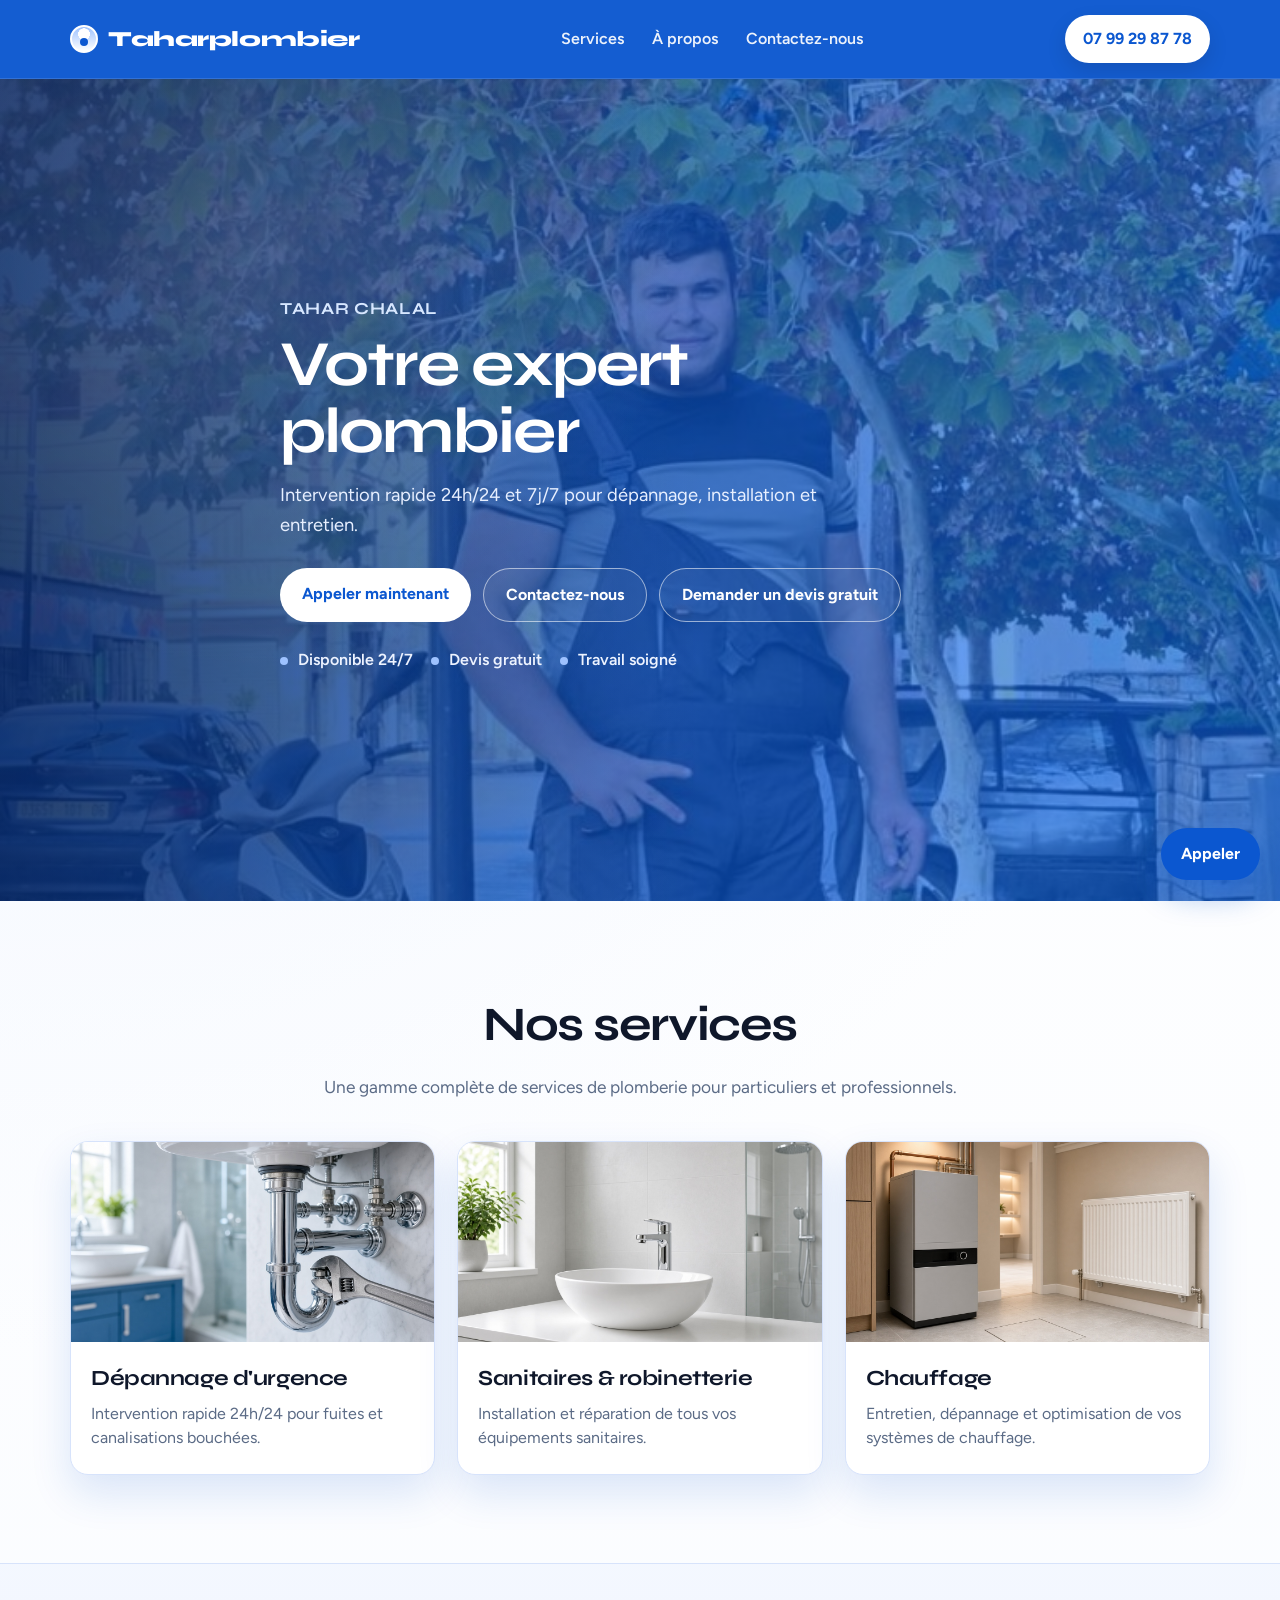
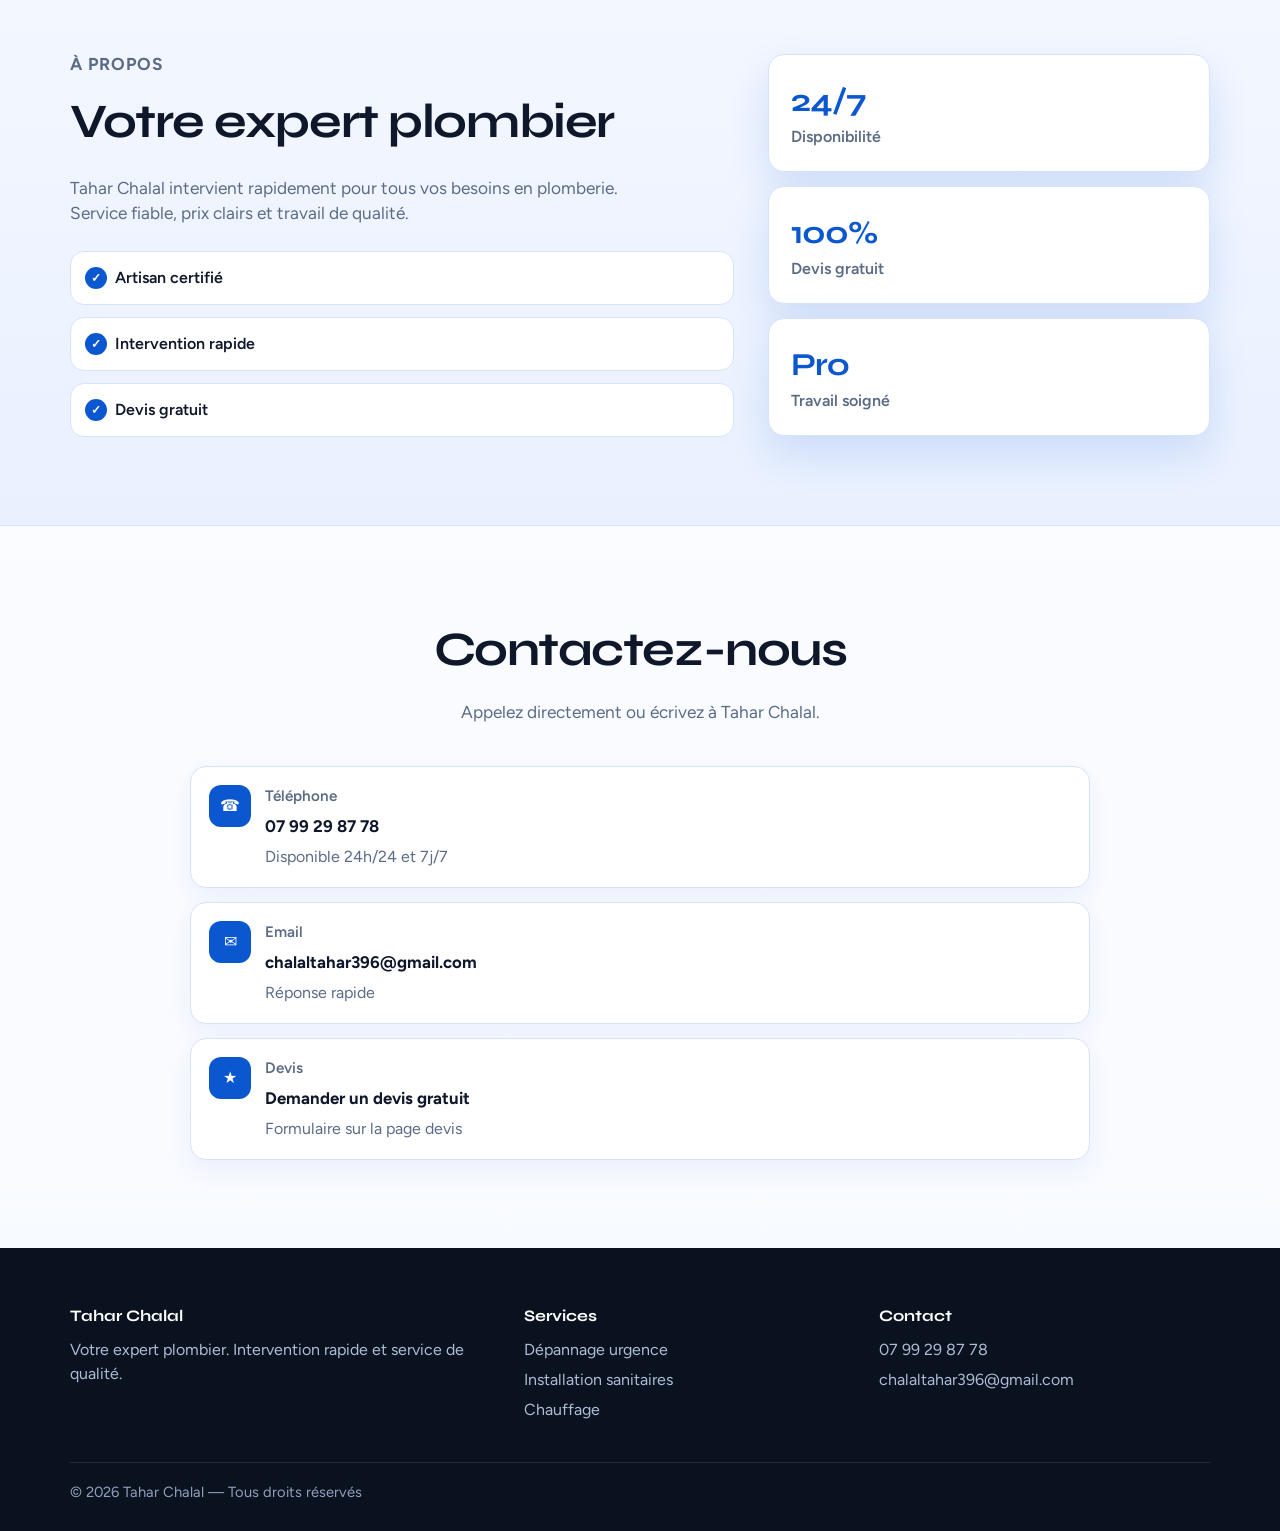
<file: index.html>
<!doctype html>
<html lang="fr">
  <head>
    <meta charset="UTF-8" />
    <meta name="viewport" content="width=device-width, initial-scale=1.0" />
    <title>Tahar Chalal — Plombier</title>
    <link rel="preconnect" href="https://fonts.googleapis.com" />
    <link rel="preconnect" href="https://fonts.gstatic.com" crossorigin />
    <link
      href="https://fonts.googleapis.com/css2?family=Figtree:wght@400;500;600;700&family=Syne:wght@700;800&display=swap"
      rel="stylesheet"
    />
    <link rel="stylesheet" href="styles.css" />
  </head>
  <body>
    <header class="topbar">
      <div class="container nav">
        <a href="index.html" class="logo">
          <span class="logo-mark" aria-hidden="true"></span>
          Taharplombier
        </a>
        <nav>
          <a href="#services">Services</a>
          <a href="#apropos">À propos</a>
          <a href="#contact">Contactez-nous</a>
        </nav>
        <a class="phone-btn" href="tel:0799298778">07 99 29 87 78</a>
      </div>
    </header>

    <section class="hero">
      <div class="hero-bg" aria-hidden="true"></div>
      <div class="container hero-content">
        <div class="hero-text">
          <p class="brand-line">Tahar chalal</p>
          <h1>Votre expert plombier</h1>
          <p class="hero-lead">
            Intervention rapide 24h/24 et 7j/7 pour dépannage, installation et
            entretien.
          </p>
          <div class="hero-actions">
            <a href="tel:0799298778" class="btn primary">Appeler maintenant</a>
            <a href="#contact" class="btn secondary">Contactez-nous</a>
            <a href="./contact.html" class="btn secondary">Demander un devis gratuit</a>
          </div>
          <ul class="hero-points">
            <li>Disponible 24/7</li>
            <li>Devis gratuit</li>
            <li>Travail soigné</li>
          </ul>
        </div>
      </div>
    </section>

    <section id="services" class="section container">
      <div class="section-head">
        <h2>Nos services</h2>
        <p class="section-subtitle">
          Une gamme complète de services de plomberie pour particuliers et
          professionnels.
        </p>
      </div>
      <div class="cards">
        <article class="card">
          <img
            src="images/service-urgence.jpg"
            alt="Dépannage plomberie urgence"
            class="card-image"
          />
          <div class="card-body">
            <h3>Dépannage d'urgence</h3>
            <p>
              Intervention rapide 24h/24 pour fuites et canalisations bouchées.
            </p>
          </div>
        </article>
        <article class="card">
          <img
            src="images/service-sanitaires.jpg"
            alt="Sanitaires et salle de bain"
            class="card-image"
          />
          <div class="card-body">
            <h3>Sanitaires & robinetterie</h3>
            <p>
              Installation et réparation de tous vos équipements sanitaires.
            </p>
          </div>
        </article>
        <article class="card">
          <img
            src="images/service-chauffage.jpg"
            alt="Chauffage et chaudière"
            class="card-image"
          />
          <div class="card-body">
            <h3>Chauffage</h3>
            <p>
              Entretien, dépannage et optimisation de vos systèmes de chauffage.
            </p>
          </div>
        </article>
      </div>
    </section>

    <section id="apropos" class="section about-section">
      <div class="container about">
        <div class="about-copy">
          <p class="eyebrow">À propos</p>
          <h2>Votre expert plombier</h2>
          <p>
            Tahar Chalal intervient rapidement pour tous vos besoins en
            plomberie. Service fiable, prix clairs et travail de qualité.
          </p>
          <ul class="checks">
            <li>Artisan certifié</li>
            <li>Intervention rapide</li>
            <li>Devis gratuit</li>
          </ul>
        </div>
        <div class="about-stats">
          <div class="stat">
            <strong>24/7</strong>
            <span>Disponibilité</span>
          </div>
          <div class="stat">
            <strong>100%</strong>
            <span>Devis gratuit</span>
          </div>
          <div class="stat">
            <strong>Pro</strong>
            <span>Travail soigné</span>
          </div>
        </div>
      </div>
    </section>

    <section id="contact" class="section container">
      <div class="section-head">
        <h2>Contactez-nous</h2>
        <p class="section-subtitle">
          Appelez directement ou écrivez à Tahar Chalal.
        </p>
      </div>
      <div class="contact-cards home-contact">
        <div class="info-box">
          <span class="info-icon" aria-hidden="true">☎</span>
          <div>
            <h3>Téléphone</h3>
            <a href="tel:0799298778">07 99 29 87 78</a>
            <p>Disponible 24h/24 et 7j/7</p>
          </div>
        </div>
        <div class="info-box">
          <span class="info-icon" aria-hidden="true">✉</span>
          <div>
            <h3>Email</h3>
            <a href="mailto:chalaltahar396@gmail.com">chalaltahar396@gmail.com</a>
            <p>Réponse rapide</p>
          </div>
        </div>
        <div class="info-box">
          <span class="info-icon" aria-hidden="true">★</span>
          <div>
            <h3>Devis</h3>
            <a href="./contact.html" class="info-strong">Demander un devis gratuit</a>
            <p>Formulaire sur la page devis</p>
          </div>
        </div>
      </div>
    </section>

    <footer class="footer">
      <div class="container footer-grid">
        <div>
          <h4>Tahar Chalal</h4>
          <p>
            Votre expert plombier. Intervention rapide et service de qualité.
          </p>
        </div>
        <div>
          <h4>Services</h4>
          <p>Dépannage urgence</p>
          <p>Installation sanitaires</p>
          <p>Chauffage</p>
        </div>
        <div>
          <h4>Contact</h4>
          <p>07 99 29 87 78</p>
          <p>chalaltahar396@gmail.com</p>
        </div>
      </div>
      <div class="container footer-bottom">
        <p>© 2026 Tahar Chalal — Tous droits réservés</p>
      </div>
    </footer>

    <a class="floating-call" href="tel:0799298778" aria-label="Appeler">
      <span>Appeler</span>
    </a>

    <script>
      if ("scrollRestoration" in history) {
        history.scrollRestoration = "manual";
      }

      window.addEventListener("load", function () {
        var nav = performance.getEntriesByType("navigation")[0];
        if (nav && nav.type === "reload") {
          history.replaceState(null, "", window.location.pathname);
          window.scrollTo(0, 0);
        }
      });
    </script>
  </body>
</html>
</file>
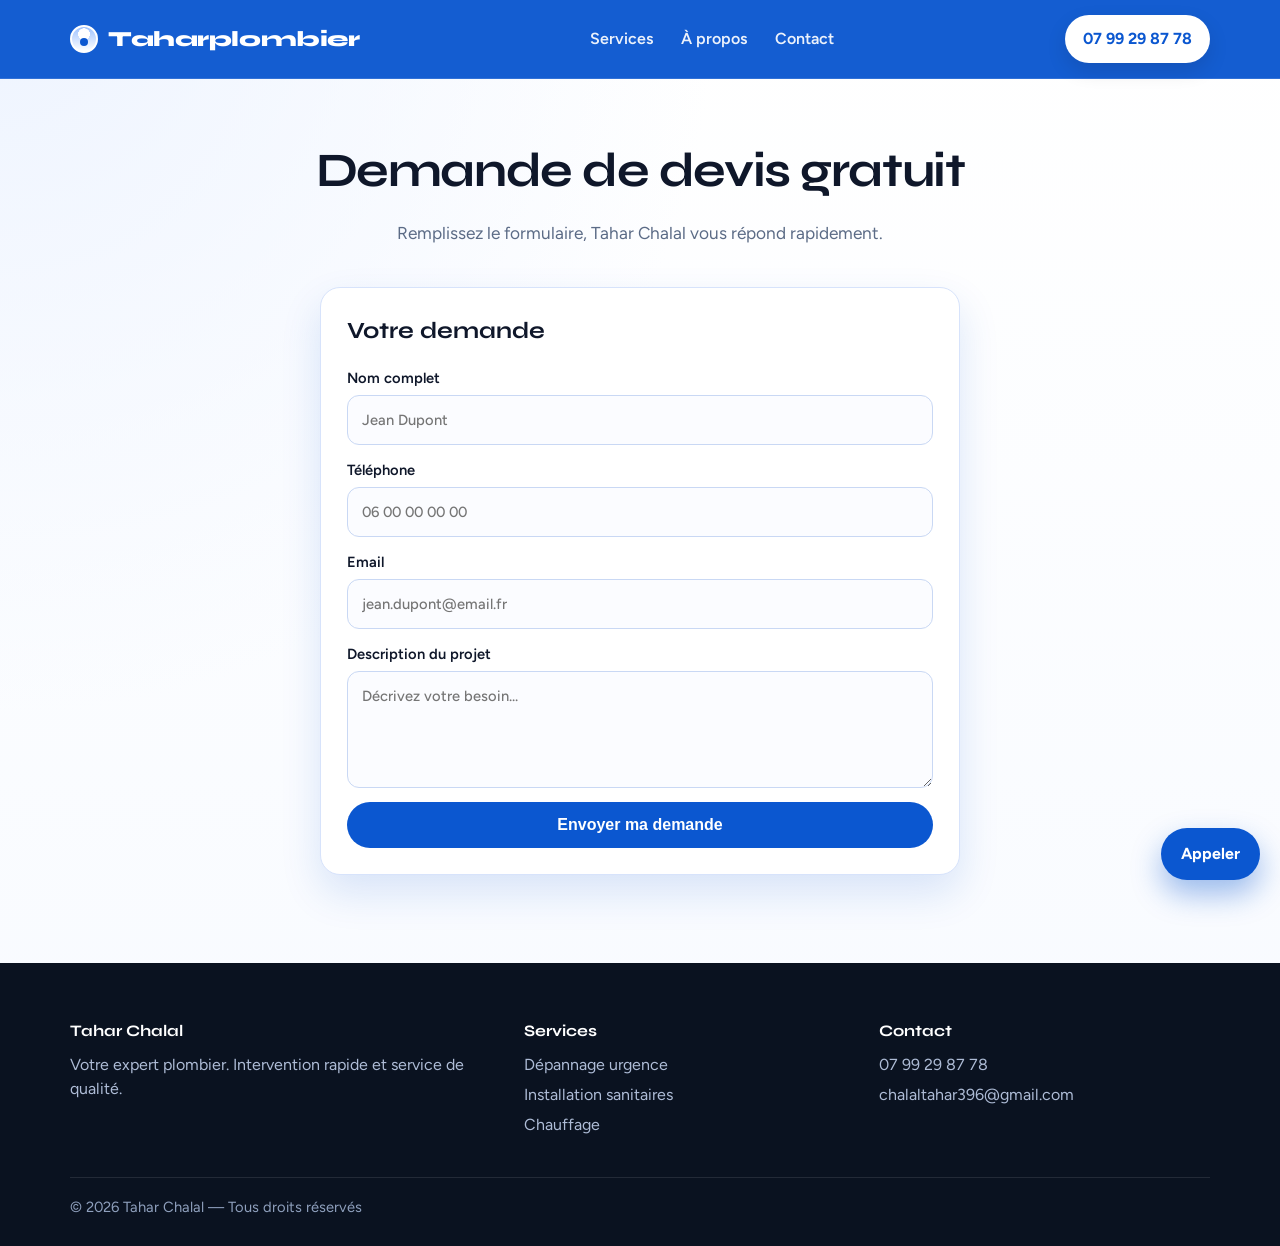
<file: contact.html>
<!doctype html>
<html lang="fr">
  <head>
    <meta charset="UTF-8" />
    <meta name="viewport" content="width=device-width, initial-scale=1.0" />
    <title>Devis gratuit — Tahar Chalal</title>
    <link rel="preconnect" href="https://fonts.googleapis.com" />
    <link rel="preconnect" href="https://fonts.gstatic.com" crossorigin />
    <link
      href="https://fonts.googleapis.com/css2?family=Figtree:wght@400;500;600;700&family=Syne:wght@700;800&display=swap"
      rel="stylesheet"
    />
    <link rel="stylesheet" href="styles.css" />
  </head>
  <body>
    <header class="topbar">
      <div class="container nav">
        <a href="index.html" class="logo">
          <span class="logo-mark" aria-hidden="true"></span>
          Taharplombier
        </a>
        <nav>
          <a href="index.html#services">Services</a>
          <a href="index.html#apropos">À propos</a>
          <a href="index.html#contact">Contact</a>
        </nav>
        <a class="phone-btn" href="tel:0799298778">07 99 29 87 78</a>
      </div>
    </header>

    <section class="section container contact-page">
      <div class="section-head">
        <h2>Demande de devis gratuit</h2>
        <p class="section-subtitle">
          Remplissez le formulaire, Tahar Chalal vous répond rapidement.
        </p>
      </div>

      <form
        class="quote-form devis-only"
        action="https://formsubmit.co/chalaltahar396@gmail.com"
        method="POST"
      >
        <h3>Votre demande</h3>
        <input
          type="hidden"
          name="_subject"
          value="Nouvelle demande de devis - Tahar Chalal"
        />
        <input type="hidden" name="_captcha" value="false" />
        <input type="hidden" name="_template" value="table" />
        <input type="hidden" name="_next" value="https://ouachour-meriem.github.io/projet-plombier/merci.html" />
        <label>
          Nom complet
          <input type="text" name="nom" placeholder="Jean Dupont" required />
        </label>
        <label>
          Téléphone
          <input
            type="tel"
            name="telephone"
            placeholder="06 00 00 00 00"
            required
          />
        </label>
        <label>
          Email
          <input
            type="email"
            name="email"
            placeholder="jean.dupont@email.fr"
            required
          />
        </label>
        <label>
          Description du projet
          <textarea
            name="message"
            rows="4"
            placeholder="Décrivez votre besoin..."
            required
          ></textarea>
        </label>
        <button type="submit">Envoyer ma demande</button>
      </form>
    </section>

    <footer class="footer">
      <div class="container footer-grid">
        <div>
          <h4>Tahar Chalal</h4>
          <p>
            Votre expert plombier. Intervention rapide et service de qualité.
          </p>
        </div>
        <div>
          <h4>Services</h4>
          <p>Dépannage urgence</p>
          <p>Installation sanitaires</p>
          <p>Chauffage</p>
        </div>
        <div>
          <h4>Contact</h4>
          <p>07 99 29 87 78</p>
          <p>chalaltahar396@gmail.com</p>
        </div>
      </div>
      <div class="container footer-bottom">
        <p>© 2026 Tahar Chalal — Tous droits réservés</p>
      </div>
    </footer>

    <a class="floating-call" href="tel:0799298778" aria-label="Appeler">
      <span>Appeler</span>
    </a>
  </body>
</html>
</file>
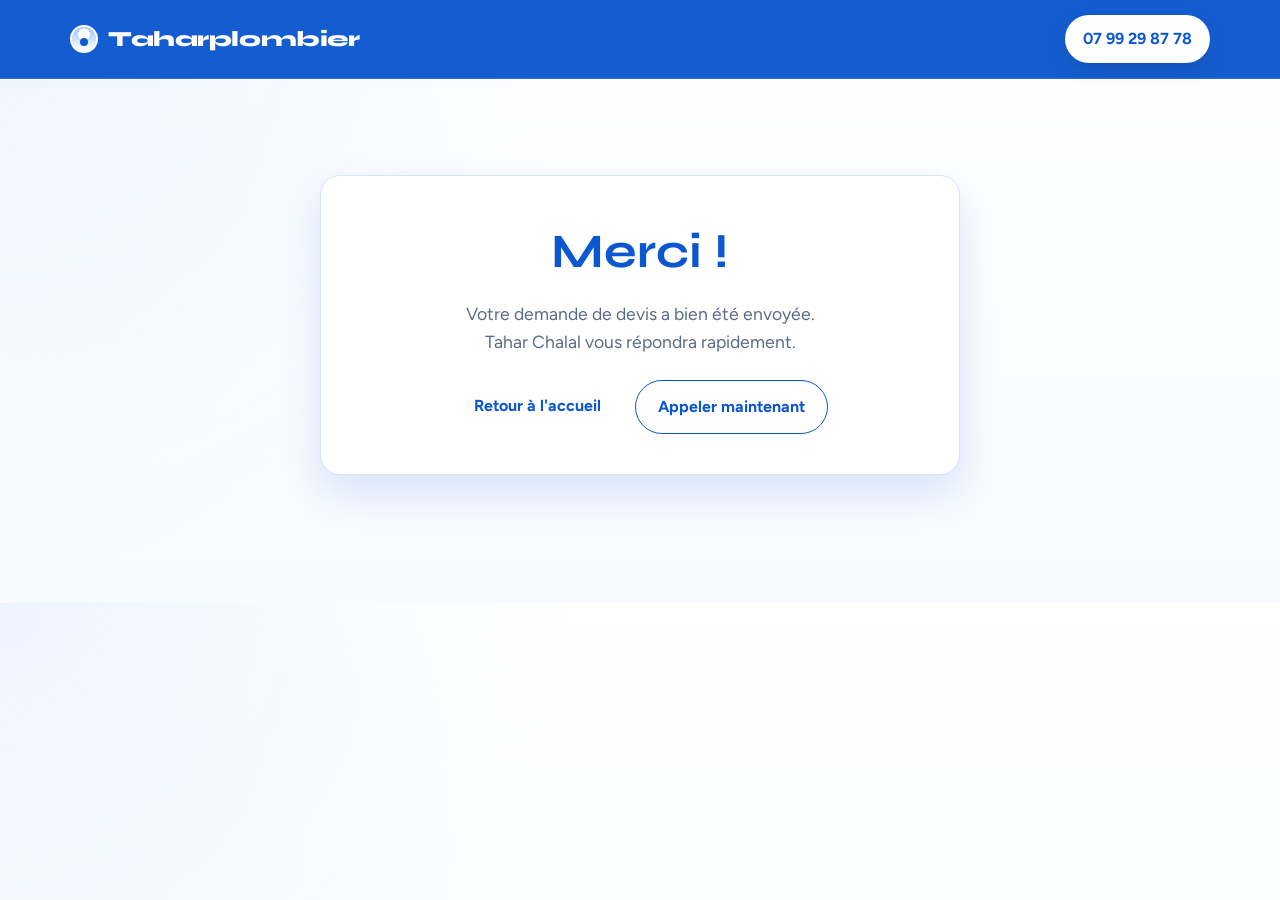
<file: merci.html>
<!doctype html>
<html lang="fr">
  <head>
    <meta charset="UTF-8" />
    <meta name="viewport" content="width=device-width, initial-scale=1.0" />
    <title>Demande envoyée — Tahar Chalal</title>
    <link rel="preconnect" href="https://fonts.googleapis.com" />
    <link rel="preconnect" href="https://fonts.gstatic.com" crossorigin />
    <link
      href="https://fonts.googleapis.com/css2?family=Figtree:wght@400;500;600;700&family=Syne:wght@700;800&display=swap"
      rel="stylesheet"
    />
    <link rel="stylesheet" href="styles.css" />
  </head>
  <body>
    <header class="topbar">
      <div class="container nav">
        <a href="index.html" class="logo">
          <span class="logo-mark" aria-hidden="true"></span>
          Taharplombier
        </a>
        <a class="phone-btn" href="tel:0799298778">07 99 29 87 78</a>
      </div>
    </header>

    <section class="section container contact-page">
      <div class="merci-box">
        <h1>Merci !</h1>
        <p>
          Votre demande de devis a bien été envoyée.<br />
          Tahar Chalal vous répondra rapidement.
        </p>
        <div class="hero-actions" style="justify-content: center; margin-top: 24px">
          <a href="index.html" class="btn primary cta-btn">Retour à l'accueil</a>
          <a href="tel:0799298778" class="btn secondary" style="color: var(--primary); border-color: var(--primary)">
            Appeler maintenant
          </a>
        </div>
      </div>
    </section>
  </body>
</html>
</file>
<file: styles.css>
:root {
  --primary: #0b57d0;
  --primary-dark: #0843a3;
  --primary-soft: #e8f0ff;
  --ink: #0f172a;
  --muted: #5b6b86;
  --line: #d7e3fb;
  --surface: #f3f7ff;
  --footer: #0a1220;
  --radius: 18px;
  --shadow: 0 18px 40px rgba(11, 87, 208, 0.14);
  --font-display: "Syne", sans-serif;
  --font-body: "Figtree", sans-serif;
}

* {
  box-sizing: border-box;
}

html {
  scroll-behavior: smooth;
  scroll-padding-top: 90px;
}

body {
  margin: 0;
  font-family: var(--font-body);
  color: var(--ink);
  background:
    radial-gradient(circle at top left, #eef4ff 0%, transparent 40%),
    linear-gradient(180deg, #ffffff 0%, #f7faff 100%);
  line-height: 1.5;
}

img {
  max-width: 100%;
  display: block;
}

a {
  color: inherit;
}

.container {
  width: min(1140px, 92%);
  margin: 0 auto;
}

.topbar {
  background: rgba(11, 87, 208, 0.96);
  backdrop-filter: blur(10px);
  position: sticky;
  top: 0;
  z-index: 30;
  border-bottom: 1px solid rgba(255, 255, 255, 0.12);
  overflow: visible;
}

.nav {
  min-height: 78px;
  display: flex;
  align-items: center;
  justify-content: space-between;
  gap: 20px;
  padding: 10px 0;
}

.logo {
  display: inline-flex;
  align-items: center;
  gap: 10px;
  color: #fff;
  text-decoration: none;
  font-family: var(--font-display);
  font-size: 1.35rem;
  font-weight: 800;
  letter-spacing: -0.02em;
  flex-shrink: 0;
}

.logo-mark {
  width: 28px;
  height: 28px;
  flex-shrink: 0;
  border-radius: 50%;
  border: 2px solid #fff;
  background:
    radial-gradient(circle at 50% 30%, #fff 0 28%, transparent 29%),
    linear-gradient(180deg, #9ec2ff 0%, #ffffff 100%);
  position: relative;
  overflow: hidden;
}

.logo-mark::after {
  content: "";
  position: absolute;
  left: 50%;
  bottom: 5px;
  width: 8px;
  height: 8px;
  border-radius: 50%;
  background: #0b57d0;
  transform: translateX(-50%);
}

nav {
  display: flex;
  align-items: center;
  gap: 28px;
}

nav a {
  color: rgba(255, 255, 255, 0.92);
  text-decoration: none;
  font-weight: 600;
  transition: opacity 0.2s ease;
}

nav a:hover {
  opacity: 0.75;
}

.phone-btn {
  background: #fff;
  color: var(--primary);
  border-radius: 999px;
  padding: 12px 18px;
  text-decoration: none;
  font-weight: 700;
  box-shadow: 0 8px 20px rgba(0, 0, 0, 0.12);
  transition: transform 0.2s ease, box-shadow 0.2s ease;
}

.phone-btn:hover {
  transform: translateY(-1px);
  box-shadow: 0 12px 24px rgba(0, 0, 0, 0.16);
}

.hero {
  position: relative;
  color: #fff;
  padding: 72px 0 84px;
  overflow: hidden;
  min-height: calc(100vh - 78px);
  display: flex;
  align-items: center;
}

.hero-bg {
  position: absolute;
  inset: 0;
  z-index: 0;
  pointer-events: none;
  background-color: #0b57d0;
  background-image:
    linear-gradient(
      115deg,
      rgba(7, 42, 110, 0.78) 0%,
      rgba(11, 87, 208, 0.68) 45%,
      rgba(14, 110, 255, 0.6) 100%
    ),
    url("images/tahar-chalal.png");
  background-repeat: no-repeat;
  /* Photo verticale : on centre le visage/buste, pas le haut des arbres */
  background-position: 50% 25%;
  background-size: cover;
}

.hero-bg::after {
  content: "";
  position: absolute;
  inset: 0;
  background:
    radial-gradient(circle at 20% 20%, rgba(255, 255, 255, 0.16), transparent 35%),
    linear-gradient(90deg, rgba(7, 32, 84, 0.55) 0%, transparent 55%);
}

.hero-content {
  position: relative;
  z-index: 2;
  width: min(1140px, 92%);
  margin: 0 auto;
  max-width: 720px;
}

.brand-line {
  margin: 0 0 10px;
  font-family: var(--font-display);
  font-size: 1.05rem;
  font-weight: 700;
  letter-spacing: 0.04em;
  text-transform: uppercase;
  color: #d7e7ff;
}

.hero h1 {
  margin: 0 0 16px;
  font-family: var(--font-display);
  font-size: clamp(2.4rem, 5vw, 4rem);
  line-height: 1.05;
  letter-spacing: -0.03em;
  max-width: 10ch;
}

.hero-lead {
  margin: 0;
  max-width: 34rem;
  font-size: 1.15rem;
  line-height: 1.6;
  color: #e7efff;
}

.hero-actions {
  display: flex;
  flex-wrap: wrap;
  gap: 12px;
  margin-top: 28px;
}

.btn {
  text-decoration: none;
  padding: 14px 22px;
  border-radius: 999px;
  font-weight: 700;
  transition: transform 0.2s ease, background 0.2s ease, color 0.2s ease;
}

.btn:hover {
  transform: translateY(-1px);
}

.btn.primary {
  background: #fff;
  color: var(--primary);
}

.btn.secondary {
  border: 1.5px solid rgba(255, 255, 255, 0.55);
  color: #fff;
  background: rgba(255, 255, 255, 0.06);
}

.btn.secondary:hover {
  background: rgba(255, 255, 255, 0.14);
}

.hero-points {
  list-style: none;
  display: flex;
  flex-wrap: wrap;
  gap: 10px 18px;
  margin: 26px 0 0;
  padding: 0;
  font-weight: 600;
  color: #edf3ff;
}

.hero-points li {
  position: relative;
  padding-left: 18px;
}

.hero-points li::before {
  content: "";
  position: absolute;
  left: 0;
  top: 0.55em;
  width: 8px;
  height: 8px;
  border-radius: 50%;
  background: #9ec2ff;
}

.hero-text {
  animation: rise 0.8s ease both;
}

.section {
  padding: 88px 0;
}

.section-head {
  text-align: center;
  max-width: 700px;
  margin: 0 auto 40px;
}

.section h2,
.about h2 {
  margin: 0;
  font-family: var(--font-display);
  font-size: clamp(2rem, 4vw, 3rem);
  letter-spacing: -0.03em;
}

.section-subtitle {
  margin: 14px 0 0;
  color: var(--muted);
  font-size: 1.08rem;
}

.cards {
  display: grid;
  grid-template-columns: repeat(3, minmax(0, 1fr));
  gap: 22px;
}

.card {
  background: #fff;
  border: 1px solid var(--line);
  border-radius: var(--radius);
  overflow: hidden;
  box-shadow: var(--shadow);
  transition: transform 0.25s ease, box-shadow 0.25s ease;
}

.card:hover {
  transform: translateY(-6px);
  box-shadow: 0 24px 48px rgba(11, 87, 208, 0.18);
}

.card-image {
  width: 100%;
  height: 200px;
  object-fit: cover;
}

.card-body {
  padding: 20px 20px 24px;
}

.card h3 {
  margin: 0 0 8px;
  font-family: var(--font-display);
  font-size: 1.35rem;
  letter-spacing: -0.02em;
}

.card p {
  margin: 0;
  color: var(--muted);
}

.about-section {
  background:
    linear-gradient(180deg, rgba(243, 247, 255, 0.9), rgba(232, 240, 255, 0.95));
  border-block: 1px solid var(--line);
}

.about {
  display: grid;
  grid-template-columns: 1.2fr 0.8fr;
  gap: 34px;
  align-items: center;
}

.eyebrow {
  margin: 0 0 8px;
  color: var(--primary);
  font-weight: 700;
  letter-spacing: 0.06em;
  text-transform: uppercase;
  font-size: 0.85rem;
}

.about-copy p {
  color: var(--muted);
  font-size: 1.08rem;
  max-width: 36rem;
}

.checks {
  list-style: none;
  margin: 24px 0 0;
  padding: 0;
  display: grid;
  gap: 12px;
}

.checks li {
  position: relative;
  padding: 14px 16px 14px 44px;
  background: #fff;
  border: 1px solid var(--line);
  border-radius: 14px;
  font-weight: 600;
}

.checks li::before {
  content: "✓";
  position: absolute;
  left: 14px;
  top: 50%;
  transform: translateY(-50%);
  width: 22px;
  height: 22px;
  border-radius: 50%;
  background: var(--primary);
  color: #fff;
  font-size: 0.75rem;
  display: grid;
  place-items: center;
}

.about-stats {
  display: grid;
  gap: 14px;
}

.stat {
  background: #fff;
  border: 1px solid var(--line);
  border-radius: 16px;
  padding: 22px;
  box-shadow: var(--shadow);
}

.stat strong {
  display: block;
  font-family: var(--font-display);
  font-size: 2rem;
  color: var(--primary);
  letter-spacing: -0.03em;
}

.stat span {
  color: var(--muted);
  font-weight: 600;
}

.contact-grid {
  display: grid;
  grid-template-columns: 0.9fr 1.1fr;
  gap: 24px;
}

.contact-cards {
  display: grid;
  gap: 14px;
}

.info-box {
  display: flex;
  gap: 14px;
  align-items: flex-start;
  border: 1px solid var(--line);
  border-radius: 16px;
  background: #fff;
  padding: 18px;
  box-shadow: 0 10px 24px rgba(11, 87, 208, 0.06);
}

.info-icon {
  width: 42px;
  height: 42px;
  border-radius: 12px;
  background: var(--primary);
  color: #fff;
  display: grid;
  place-items: center;
  flex-shrink: 0;
  font-size: 1rem;
}

.info-box h3 {
  margin: 0 0 6px;
  font-size: 0.95rem;
  color: var(--muted);
  font-weight: 600;
}

.info-box a,
.info-strong {
  color: var(--ink);
  font-weight: 700;
  text-decoration: none;
  font-size: 1.05rem;
}

.info-box p {
  margin: 6px 0 0;
  color: var(--muted);
}

.quote-form {
  border: 1px solid var(--line);
  border-radius: 20px;
  padding: 26px;
  background: #fff;
  box-shadow: var(--shadow);
}

.quote-form h3 {
  margin: 0 0 18px;
  font-family: var(--font-display);
  font-size: 1.45rem;
}

.quote-form label {
  display: grid;
  gap: 6px;
  margin-bottom: 14px;
  font-weight: 600;
  font-size: 0.92rem;
  color: var(--ink);
}

.quote-form input,
.quote-form textarea {
  width: 100%;
  border: 1px solid #c9d8f4;
  border-radius: 12px;
  padding: 13px 14px;
  font: inherit;
  font-weight: 500;
  background: #fbfcff;
  transition: border-color 0.2s ease, box-shadow 0.2s ease;
}

.quote-form input:focus,
.quote-form textarea:focus {
  outline: none;
  border-color: var(--primary);
  box-shadow: 0 0 0 4px rgba(11, 87, 208, 0.12);
}

.quote-form button {
  border: 0;
  border-radius: 999px;
  background: var(--primary);
  color: #fff;
  width: 100%;
  padding: 14px 16px;
  font-size: 1rem;
  font-weight: 700;
  cursor: pointer;
  transition: background 0.2s ease, transform 0.2s ease;
}

.quote-form button:hover {
  background: var(--primary-dark);
  transform: translateY(-1px);
}

.footer {
  background: var(--footer);
  color: #e8edf8;
  padding: 56px 0 28px;
}

.footer-grid {
  display: grid;
  gap: 24px;
  grid-template-columns: 1.3fr 1fr 1fr;
}

.footer h4 {
  margin: 0 0 10px;
  color: #fff;
  font-family: var(--font-display);
}

.footer p {
  margin: 6px 0;
  color: #aebcd6;
}

.footer-bottom {
  margin-top: 34px;
  padding-top: 18px;
  border-top: 1px solid rgba(255, 255, 255, 0.1);
}

.footer-bottom p {
  margin: 0;
  font-size: 0.92rem;
  color: #8fa0bd;
}

.cta-banner {
  display: flex;
  align-items: center;
  justify-content: space-between;
  gap: 24px;
  flex-wrap: wrap;
  background: linear-gradient(120deg, #0b57d0, #0e6eff);
  color: #fff;
  border-radius: 22px;
  padding: 34px 36px;
  box-shadow: var(--shadow);
}

.cta-banner h2 {
  margin: 0 0 8px;
  color: #fff;
  text-align: left;
  font-size: clamp(1.6rem, 3vw, 2.2rem);
}

.cta-banner p {
  margin: 0;
  color: #e7efff;
  max-width: 34rem;
}

.cta-btn {
  background: #fff !important;
  color: var(--primary) !important;
  white-space: nowrap;
}

.contact-page {
  padding-top: 56px;
}

.devis-only {
  max-width: 640px;
  margin: 0 auto;
}

.merci-box {
  max-width: 640px;
  margin: 40px auto;
  text-align: center;
  background: #fff;
  border: 1px solid var(--line);
  border-radius: 20px;
  padding: 40px 28px;
  box-shadow: var(--shadow);
}

.merci-box h1 {
  margin: 0 0 12px;
  font-family: var(--font-display);
  color: var(--primary);
  font-size: clamp(2rem, 4vw, 3rem);
}

.merci-box p {
  margin: 0;
  color: var(--muted);
  font-size: 1.1rem;
  line-height: 1.6;
}

.home-contact {
  max-width: 900px;
  margin: 0 auto;
}

.floating-call {
  position: fixed;
  right: 20px;
  bottom: 20px;
  background: var(--primary);
  color: #fff;
  text-decoration: none;
  font-weight: 700;
  border-radius: 999px;
  padding: 14px 20px;
  box-shadow: 0 14px 30px rgba(11, 87, 208, 0.4);
  z-index: 40;
  animation: pulse 2.4s ease-in-out infinite;
}

@keyframes rise {
  from {
    opacity: 0;
    transform: translateY(18px);
  }
  to {
    opacity: 1;
    transform: translateY(0);
  }
}

@keyframes pulse {
  0%,
  100% {
    transform: translateY(0);
    box-shadow: 0 14px 30px rgba(11, 87, 208, 0.4);
  }
  50% {
    transform: translateY(-3px);
    box-shadow: 0 18px 34px rgba(11, 87, 208, 0.5);
  }
}

@media (max-width: 980px) {
  nav {
    display: none;
  }

  .hero {
    min-height: auto;
    padding: 48px 0 56px;
  }

  .hero-content,
  .about,
  .contact-grid,
  .cards,
  .footer-grid {
    grid-template-columns: 1fr;
  }

  .hero h1 {
    max-width: none;
  }

  .hero-bg {
    background-color: #0b57d0;
    background-image:
      linear-gradient(160deg, rgba(7, 42, 110, 0.82), rgba(11, 87, 208, 0.74)),
      url("images/tahar-chalal.png");
    background-repeat: no-repeat;
    background-position: 50% 20%;
    background-size: cover;
  }
}
</file>
